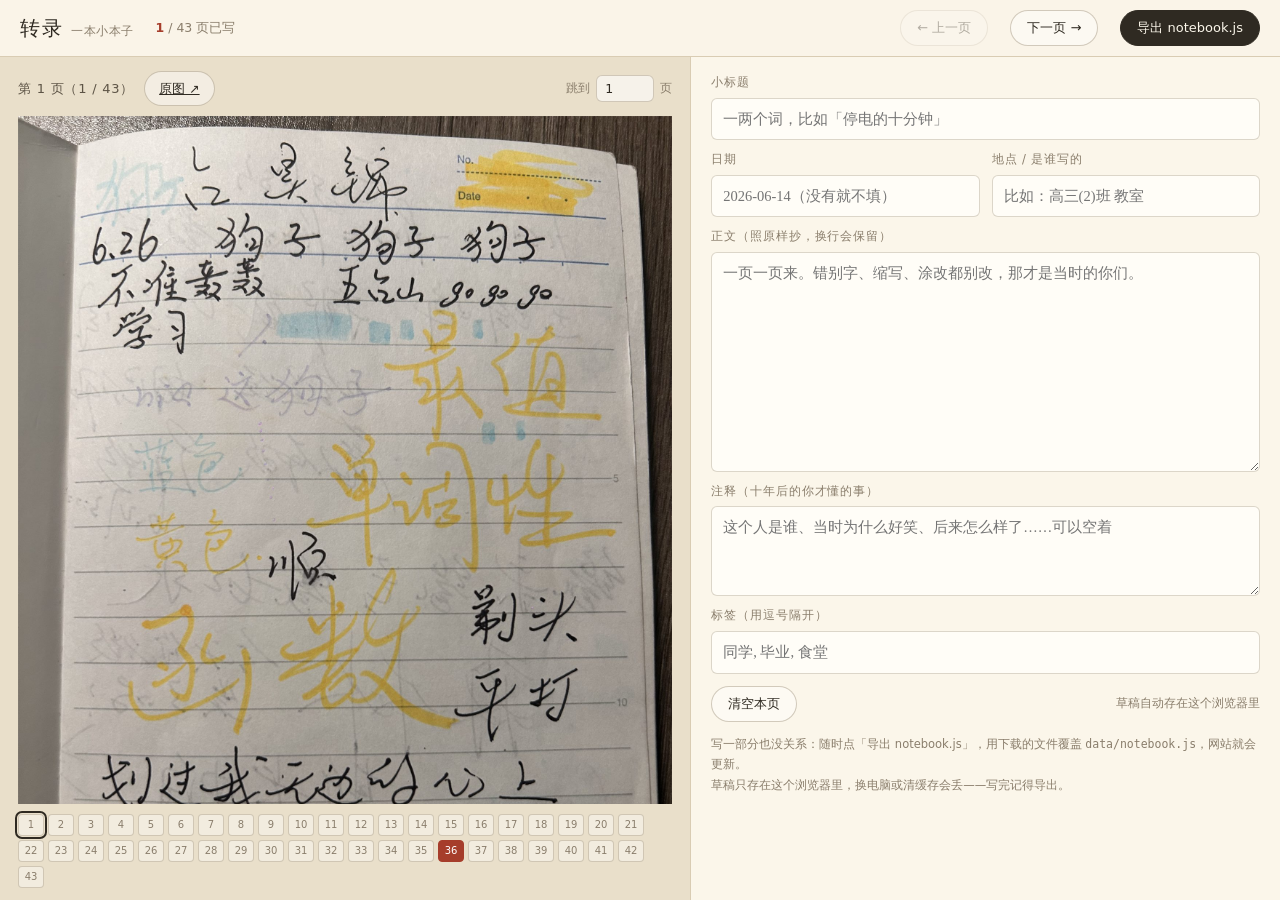
<file: 转录.html>
<!doctype html>
<html lang="zh-CN">
<head>
<meta charset="utf-8">
<meta name="viewport" content="width=device-width, initial-scale=1">
<title>转录 · 一本小本子</title>
<meta name="theme-color" content="#efe6d4">
<link rel="icon" href="images/favicon.svg" type="image/svg+xml">
<style>
  :root {
    --paper: #efe6d4;
    --paper-light: #fbf6ea;
    --paper-page: #fdf9f0;
    --ink: #2f2a22;
    --ink-2: #5d5446;
    --ink-3: #8a7e6c;
    --rule: #d9ccb3;
    --accent: #a63d2b;
    --serif: "Songti SC", "STSong", "Source Han Serif SC", "Noto Serif SC", "SimSun", "宋体", serif;
    --kai: "Kaiti SC", "KaiTi", "STKaiti", "楷体", serif;
    --sans: "PingFang SC", "Microsoft YaHei", "Hiragino Sans GB", "Segoe UI", system-ui, sans-serif;
  }

  * { box-sizing: border-box; }

  html, body { height: 100%; }

  body {
    margin: 0;
    display: flex;
    flex-direction: column;
    background: var(--paper);
    color: var(--ink);
    font-family: var(--serif);
    font-size: 15px;
    line-height: 1.7;
  }

  /* ---------- 顶栏 ---------- */
  .bar {
    display: flex;
    flex-wrap: wrap;
    align-items: center;
    gap: 14px 22px;
    padding: 10px 20px;
    border-bottom: 1px solid var(--rule);
    background: rgba(251, 246, 234, 0.92);
    position: relative;
    z-index: 5;
  }

  .brand {
    font-family: var(--kai);
    font-size: 20px;
    letter-spacing: 0.08em;
    white-space: nowrap;
  }

  .brand small {
    font-family: var(--sans);
    font-size: 11.5px;
    color: var(--ink-3);
    letter-spacing: 0.04em;
    margin-left: 8px;
  }

  .grow { flex: 1; }

  .progress {
    font-family: var(--sans);
    font-size: 12.5px;
    color: var(--ink-3);
    white-space: nowrap;
  }

  .progress b { color: var(--accent); font-weight: 600; }

  .btn {
    display: inline-flex;
    align-items: center;
    justify-content: center;
    gap: 6px;
    padding: 8px 16px;
    border: 1px solid rgba(120, 100, 70, 0.32);
    border-radius: 999px;
    background: rgba(255, 255, 255, 0.45);
    color: var(--ink);
    font-family: var(--sans);
    font-size: 13px;
    cursor: pointer;
    white-space: nowrap;
    transition: background-color 0.18s ease, transform 0.18s ease;
  }

  .btn:hover { background: #fff; transform: translateY(-1px); }

  .btn-primary {
    background: var(--ink);
    border-color: var(--ink);
    color: var(--paper-light);
  }

  .btn-primary:hover { background: #423827; border-color: #423827; }

  .btn:disabled { opacity: 0.35; cursor: default; transform: none; }

  /* ---------- 主区域 ---------- */
  .layout {
    flex: 1;
    min-height: 0;
    display: grid;
    grid-template-columns: minmax(0, 1.08fr) minmax(0, 0.92fr);
    gap: 0;
  }

  .viewer {
    display: flex;
    flex-direction: column;
    min-height: 0;
    padding: 14px 18px 12px;
    background: #e9dfca;
    border-right: 1px solid var(--rule);
  }

  .viewer-nav {
    display: flex;
    align-items: center;
    gap: 10px;
    margin-bottom: 10px;
  }

  .page-label {
    font-family: var(--sans);
    font-size: 13px;
    letter-spacing: 0.06em;
    color: var(--ink-2);
    min-width: 96px;
    text-align: center;
  }

  .viewer-nav .btn { padding: 6px 14px; font-size: 12.5px; }

  .jump {
    margin-left: auto;
    display: flex;
    align-items: center;
    gap: 6px;
    font-family: var(--sans);
    font-size: 12px;
    color: var(--ink-3);
  }

  .jump input {
    width: 58px;
    padding: 5px 8px;
    border: 1px solid rgba(120, 100, 70, 0.3);
    border-radius: 6px;
    background: rgba(255, 255, 255, 0.6);
    font-family: var(--sans);
    font-size: 12.5px;
    color: var(--ink);
  }

  .stage {
    flex: 1;
    min-height: 0;
    display: grid;
    place-items: center;
    overflow: auto;
  }

  .stage img {
    display: block;
    max-width: 100%;
    max-height: 100%;
    width: auto;
    height: auto;
    object-fit: contain;
    background: #fff;
    box-shadow: 0 14px 34px -16px rgba(40, 30, 15, 0.5);
  }

  .dots {
    display: flex;
    flex-wrap: wrap;
    gap: 4px;
    margin-top: 10px;
  }

  .dot {
    width: 26px;
    height: 22px;
    border: 1px solid rgba(120, 100, 70, 0.28);
    border-radius: 4px;
    background: rgba(255, 255, 255, 0.4);
    font-family: var(--sans);
    font-size: 10px;
    line-height: 1;
    color: var(--ink-3);
    cursor: pointer;
    padding: 0;
  }

  .dot:hover { background: #fff; }

  .dot.has-text {
    background: var(--accent);
    border-color: var(--accent);
    color: #fff;
  }

  .dot.current {
    outline: 2px solid var(--ink);
    outline-offset: 1px;
  }

  /* ---------- 右侧表单 ---------- */
  .form {
    display: flex;
    flex-direction: column;
    gap: 10px;
    min-height: 0;
    padding: 16px 20px 18px;
    background: var(--paper-light);
    overflow-y: auto;
  }

  .field { display: flex; flex-direction: column; gap: 5px; }

  .field > span {
    font-family: var(--sans);
    font-size: 11.5px;
    letter-spacing: 0.08em;
    color: var(--ink-3);
  }

  .row { display: grid; grid-template-columns: 1fr 1fr; gap: 12px; }

  input[type="text"],
  input[type="date"],
  textarea {
    width: 100%;
    padding: 8px 11px;
    border: 1px solid rgba(120, 100, 70, 0.26);
    border-radius: 6px;
    background: #fffdf7;
    color: var(--ink);
    font-family: var(--serif);
    font-size: 14.5px;
    line-height: 1.7;
    outline: none;
    transition: border-color 0.16s ease, box-shadow 0.16s ease;
  }

  input:focus, textarea:focus {
    border-color: rgba(166, 61, 43, 0.5);
    box-shadow: 0 0 0 3px rgba(166, 61, 43, 0.09);
  }

  textarea { resize: vertical; min-height: 90px; }

  .body-field textarea { min-height: 220px; flex: 1; }

  .form-actions {
    display: flex;
    flex-wrap: wrap;
    gap: 8px;
    align-items: center;
    margin-top: 2px;
  }

  .hint {
    margin: 2px 0 0;
    font-family: var(--sans);
    font-size: 11.5px;
    line-height: 1.8;
    color: var(--ink-3);
  }

  .saved {
    font-family: var(--sans);
    font-size: 11.5px;
    color: var(--ink-3);
    margin-left: auto;
  }

  /* ---------- 提示条 ---------- */
  .toast {
    position: fixed;
    left: 50%;
    bottom: 26px;
    transform: translateX(-50%) translateY(10px);
    padding: 10px 20px;
    border-radius: 999px;
    background: rgba(47, 42, 34, 0.92);
    color: #fbf6ea;
    font-family: var(--sans);
    font-size: 13px;
    opacity: 0;
    pointer-events: none;
    transition: opacity 0.22s ease, transform 0.22s ease;
    z-index: 50;
  }

  .toast.show { opacity: 1; transform: translateX(-50%) translateY(0); }

  .empty-state {
    margin: 40px auto;
    max-width: 460px;
    font-family: var(--sans);
    font-size: 13.5px;
    line-height: 2;
    color: var(--ink-2);
    text-align: center;
  }

  @media (max-width: 900px) {
    .layout { grid-template-columns: 1fr; }
    .viewer { border-right: 0; border-bottom: 1px solid var(--rule); }
    .stage img { max-height: 44vh; }
    .body-field textarea { min-height: 140px; }
    .bar { gap: 10px 14px; }
    .brand { font-size: 17px; }
  }

  @media print { .bar, .viewer { display: none; } }
</style>
</head>
<body>

<header class="bar">
  <div class="brand">转录<small>一本小本子</small></div>
  <div class="progress"><b id="doneCount">0</b> / <span id="totalCount">0</span> 页已写</div>
  <div class="grow"></div>
  <button class="btn" id="prev" type="button">← 上一页</button>
  <button class="btn" id="next" type="button">下一页 →</button>
  <button class="btn btn-primary" id="export" type="button">导出 notebook.js</button>
</header>

<main class="layout">
  <section class="viewer">
    <div class="viewer-nav">
      <span class="page-label" id="pageLabel">第 1 页</span>
      <a class="btn" id="openOriginal" href="#" target="_blank" rel="noopener">原图 ↗</a>
      <span class="jump">
        跳到
        <input id="jumpTo" type="number" min="1" inputmode="numeric" aria-label="跳到第几页">
        页
      </span>
    </div>
    <div class="stage">
      <img id="pageImage" src="" alt="">
    </div>
    <div class="dots" id="dots"></div>
  </section>

  <section class="form">
    <div class="field">
      <span>小标题</span>
      <input id="f-title" type="text" placeholder="一两个词，比如「停电的十分钟」">
    </div>

    <div class="row">
      <div class="field">
        <span>日期</span>
        <input id="f-date" type="text" placeholder="2026-06-14（没有就不填）">
      </div>
      <div class="field">
        <span>地点 / 是谁写的</span>
        <input id="f-place" type="text" placeholder="比如：高三(2)班 教室">
      </div>
    </div>

    <div class="field body-field">
      <span>正文（照原样抄，换行会保留）</span>
      <textarea id="f-text" placeholder="一页一页来。错别字、缩写、涂改都别改，那才是当时的你们。"></textarea>
    </div>

    <div class="field">
      <span>注释（十年后的你才懂的事）</span>
      <textarea id="f-note" rows="2" placeholder="这个人是谁、当时为什么好笑、后来怎么样了……可以空着"></textarea>
    </div>

    <div class="field">
      <span>标签（用逗号隔开）</span>
      <input id="f-tags" type="text" placeholder="同学, 毕业, 食堂">
    </div>

    <div class="form-actions">
      <button class="btn" id="clearPage" type="button">清空本页</button>
      <span class="saved" id="savedHint">草稿自动存在这个浏览器里</span>
    </div>

    <p class="hint">
      写一部分也没关系：随时点「导出 notebook.js」，用下载的文件覆盖 <code>data/notebook.js</code>，网站就会更新。<br>
      草稿只存在这个浏览器里，换电脑或清缓存会丢——写完记得导出。
    </p>
  </section>
</main>

<div class="toast" id="toast"></div>

<script src="data/pages.js"></script>
<script src="data/notebook.js"></script>
<script>
(function () {
  'use strict';

  var DRAFT_KEY = 'notebook-drafts-v1';
  var PAGES = (window.NOTEBOOK_PAGES || [])
    .filter(function (item) { return item && item.page !== undefined && item.page !== null; })
    .slice()
    .sort(function (a, b) { return Number(a.page) - Number(b.page); })
    .map(function (item) { return { page: Number(item.page), image: item.image || '', thumb: item.thumb || item.image || '' }; });

  var BASE = {};
  (window.NOTEBOOK_TEXT || []).forEach(function (item) {
    if (!item || item.page === undefined || item.page === null) return;
    BASE[Number(item.page)] = {
      title: str(item.title),
      date: str(item.date),
      place: str(item.place),
      text: str(item.text),
      note: str(item.note),
      tags: normalizeTags(item.tags)
    };
  });

  var drafts = loadDrafts();
  var index = 0;
  var hasStorage = storageOk();
  var saveTimer = null;

  function str(value) { return value === undefined || value === null ? '' : String(value); }

  function normalizeTags(tags) {
    if (!tags) return [];
    if (typeof tags === 'string') return tags.split(/[,，、\s]+/).filter(Boolean);
    return tags.map(function (t) { return String(t).trim(); }).filter(Boolean);
  }

  function storageOk() {
    try {
      localStorage.setItem('__probe__', '1');
      localStorage.removeItem('__probe__');
      return true;
    } catch (err) { return false; }
  }

  function loadDrafts() {
    try {
      var raw = localStorage.getItem(DRAFT_KEY);
      if (!raw) return {};
      var parsed = JSON.parse(raw);
      return parsed && typeof parsed === 'object' ? parsed : {};
    } catch (err) { return {}; }
  }

  function saveDrafts() {
    if (!hasStorage) return;
    try { localStorage.setItem(DRAFT_KEY, JSON.stringify(drafts)); } catch (err) { /* 忽略 */ }
  }

  function entryOf(page) {
    var base = BASE[page] || {};
    var draft = drafts[page] || {};
    return {
      title: draft.title !== undefined ? draft.title : (base.title || ''),
      date: draft.date !== undefined ? draft.date : (base.date || ''),
      place: draft.place !== undefined ? draft.place : (base.place || ''),
      text: draft.text !== undefined ? draft.text : (base.text || ''),
      note: draft.note !== undefined ? draft.note : (base.note || ''),
      tags: draft.tags !== undefined ? draft.tags : (base.tags || [])
    };
  }

  function hasContent(page) {
    var e = entryOf(page);
    return !!(e.title || e.text || e.note);
  }

  /* ---------- 元素 ---------- */
  var el = {
    prev: document.getElementById('prev'),
    next: document.getElementById('next'),
    export: document.getElementById('export'),
    pageLabel: document.getElementById('pageLabel'),
    openOriginal: document.getElementById('openOriginal'),
    jumpTo: document.getElementById('jumpTo'),
    pageImage: document.getElementById('pageImage'),
    dots: document.getElementById('dots'),
    doneCount: document.getElementById('doneCount'),
    totalCount: document.getElementById('totalCount'),
    savedHint: document.getElementById('savedHint'),
    toast: document.getElementById('toast'),
    clearPage: document.getElementById('clearPage'),
    title: document.getElementById('f-title'),
    date: document.getElementById('f-date'),
    place: document.getElementById('f-place'),
    text: document.getElementById('f-text'),
    note: document.getElementById('f-note'),
    tags: document.getElementById('f-tags')
  };

  var fields = ['title', 'date', 'place', 'text', 'note', 'tags'];

  function toast(message) {
    el.toast.textContent = message;
    el.toast.classList.add('show');
    clearTimeout(toast._timer);
    toast._timer = setTimeout(function () { el.toast.classList.remove('show'); }, 2200);
  }

  /* ---------- 渲染 ---------- */
  function render() {
    var item = PAGES[index];
    if (!item) return;
    var entry = entryOf(item.page);

    el.pageLabel.textContent = '第 ' + item.page + ' 页（' + (index + 1) + ' / ' + PAGES.length + '）';
    el.openOriginal.href = item.image || '#';
    el.pageImage.src = item.image || item.thumb || 'images/placeholder.svg';
    el.pageImage.alt = '第 ' + item.page + ' 页';

    el.title.value = entry.title;
    el.date.value = entry.date;
    el.place.value = entry.place;
    el.text.value = entry.text;
    el.note.value = entry.note;
    el.tags.value = entry.tags.join('，');

    el.prev.disabled = index === 0;
    el.next.disabled = index === PAGES.length - 1;
    el.jumpTo.value = item.page;

    renderDots();
    renderProgress();
  }

  function renderDots() {
    var html = '';
    PAGES.forEach(function (item, i) {
      var cls = 'dot';
      if (hasContent(item.page)) cls += ' has-text';
      if (i === index) cls += ' current';
      html += '<button type="button" class="' + cls + '" data-index="' + i + '" title="第 ' + item.page + ' 页">' + item.page + '</button>';
    });
    el.dots.innerHTML = html;
  }

  function renderProgress() {
    var done = PAGES.filter(function (item) { return hasContent(item.page); }).length;
    el.doneCount.textContent = done;
    el.totalCount.textContent = PAGES.length;
    el.savedHint.textContent = hasStorage ? '草稿自动存在这个浏览器里' : '这个浏览器禁用了本地存储，记得常点导出';
  }

  /* ---------- 编辑 ---------- */
  function collect() {
    return {
      title: el.title.value.trim(),
      date: el.date.value.trim(),
      place: el.place.value.trim(),
      text: el.text.value,
      note: el.note.value.trim(),
      tags: normalizeTags(el.tags.value)
    };
  }

  function onEdit() {
    var item = PAGES[index];
    if (!item) return;
    drafts[item.page] = collect();
    if (saveTimer) clearTimeout(saveTimer);
    saveTimer = setTimeout(function () {
      saveDrafts();
      renderDots();
      renderProgress();
    }, 250);
  }

  /* ---------- 翻页 ---------- */
  function go(target) {
    if (target < 0) target = 0;
    if (target > PAGES.length - 1) target = PAGES.length - 1;
    if (target === index) return;
    index = target;
    render();
    el.pageImage.scrollIntoView({ block: 'nearest' });
  }

  function jumpToPage(pageNumber) {
    var page = Number(pageNumber);
    for (var i = 0; i < PAGES.length; i++) {
      if (PAGES[i].page === page) { go(i); return; }
    }
  }

  /* ---------- 导出 ---------- */
  function quote(value) { return JSON.stringify(String(value)); }

  function buildExport() {
    var year = String(window.NOTEBOOK_YEAR || '2026');
    var items = [];

    PAGES.forEach(function (item) {
      var entry = entryOf(item.page);
      if (!entry.title && !entry.text && !entry.note) return;
      var parts = ['page: ' + item.page];
      if (entry.title) parts.push('title: ' + quote(entry.title));
      if (entry.date) parts.push('date: ' + quote(entry.date));
      if (entry.place) parts.push('place: ' + quote(entry.place));
      if (entry.text) parts.push('text: ' + quote(entry.text));
      if (entry.note) parts.push('note: ' + quote(entry.note));
      if (entry.tags.length) parts.push('tags: [' + entry.tags.map(quote).join(', ') + ']');
      items.push('  { ' + parts.join(', ') + ' }');
    });

    var lines = [];
    lines.push('/* 由 转录.html 导出，覆盖 data/notebook.js 即可。');
    lines.push('   换行、引号都已处理好，放心直接用。 */');
    lines.push('');
    lines.push('window.NOTEBOOK_YEAR = ' + quote(year) + ';');
    lines.push('');
    lines.push('window.NOTEBOOK_TEXT = [');
    if (items.length) lines.push(items.join(',\n'));
    lines.push('];');
    lines.push('');
    return lines.join('\n');
  }

  function downloadExport() {
    var content = buildExport();
    var blob = new Blob([content], { type: 'text/javascript;charset=utf-8' });
    var url = URL.createObjectURL(blob);
    var link = document.createElement('a');
    link.href = url;
    link.download = 'notebook.js';
    document.body.appendChild(link);
    link.click();
    link.remove();
    setTimeout(function () { URL.revokeObjectURL(url); }, 3000);
    var count = PAGES.filter(function (item) { return hasContent(item.page); }).length;
    toast('已导出，含 ' + count + ' 页。用它覆盖 data/notebook.js');
  }

  /* 供自测使用 */
  window.__notebookExport = buildExport;

  /* ---------- 事件 ---------- */
  el.prev.addEventListener('click', function () { go(index - 1); });
  el.next.addEventListener('click', function () { go(index + 1); });
  el.export.addEventListener('click', downloadExport);

  el.jumpTo.addEventListener('change', function () {
    jumpToPage(el.jumpTo.value);
  });

  el.dots.addEventListener('click', function (event) {
    var button = event.target.closest ? event.target.closest('.dot') : null;
    if (!button) return;
    go(Number(button.getAttribute('data-index')));
  });

  el.clearPage.addEventListener('click', function () {
    var item = PAGES[index];
    if (!item) return;
    if (!window.confirm('清空第 ' + item.page + ' 页已经写的内容？')) return;
    delete drafts[item.page];
    saveDrafts();
    render();
    toast('第 ' + item.page + ' 页已清空');
  });

  fields.forEach(function (name) {
    el[name].addEventListener('input', onEdit);
  });

  document.addEventListener('keydown', function (event) {
    var tag = (event.target.tagName || '').toLowerCase();
    var typing = tag === 'input' || tag === 'textarea';

    if (event.ctrlKey && event.key === 'Enter') {
      event.preventDefault();
      go(index + 1);
      return;
    }

    if (!typing && event.key === 'ArrowLeft') { event.preventDefault(); go(index - 1); }
    if (!typing && event.key === 'ArrowRight') { event.preventDefault(); go(index + 1); }

    if (event.ctrlKey && (event.key === 's' || event.key === 'S')) {
      event.preventDefault();
      downloadExport();
    }
  });

  window.addEventListener('beforeunload', function () {
    if (saveTimer) { clearTimeout(saveTimer); }
    saveDrafts();
  });

  /* ---------- 启动 ---------- */
  if (!PAGES.length) {
    document.querySelector('.layout').innerHTML =
      '<p class="empty-state">没有找到页面。请先确认 <code>data/pages.js</code> 存在，' +
      '并且用 <code>启动网站.bat</code> 或直接打开网站的方式访问这个文件（不要用记事本打开）。</p>';
    return;
  }

  el.totalCount.textContent = PAGES.length;
  render();

  if (!hasStorage) {
    toast('浏览器禁用了本地存储：草稿只在这个页面里，关掉就没了，请及时导出');
  }
})();
</script>
</body>
</html>
</file>
